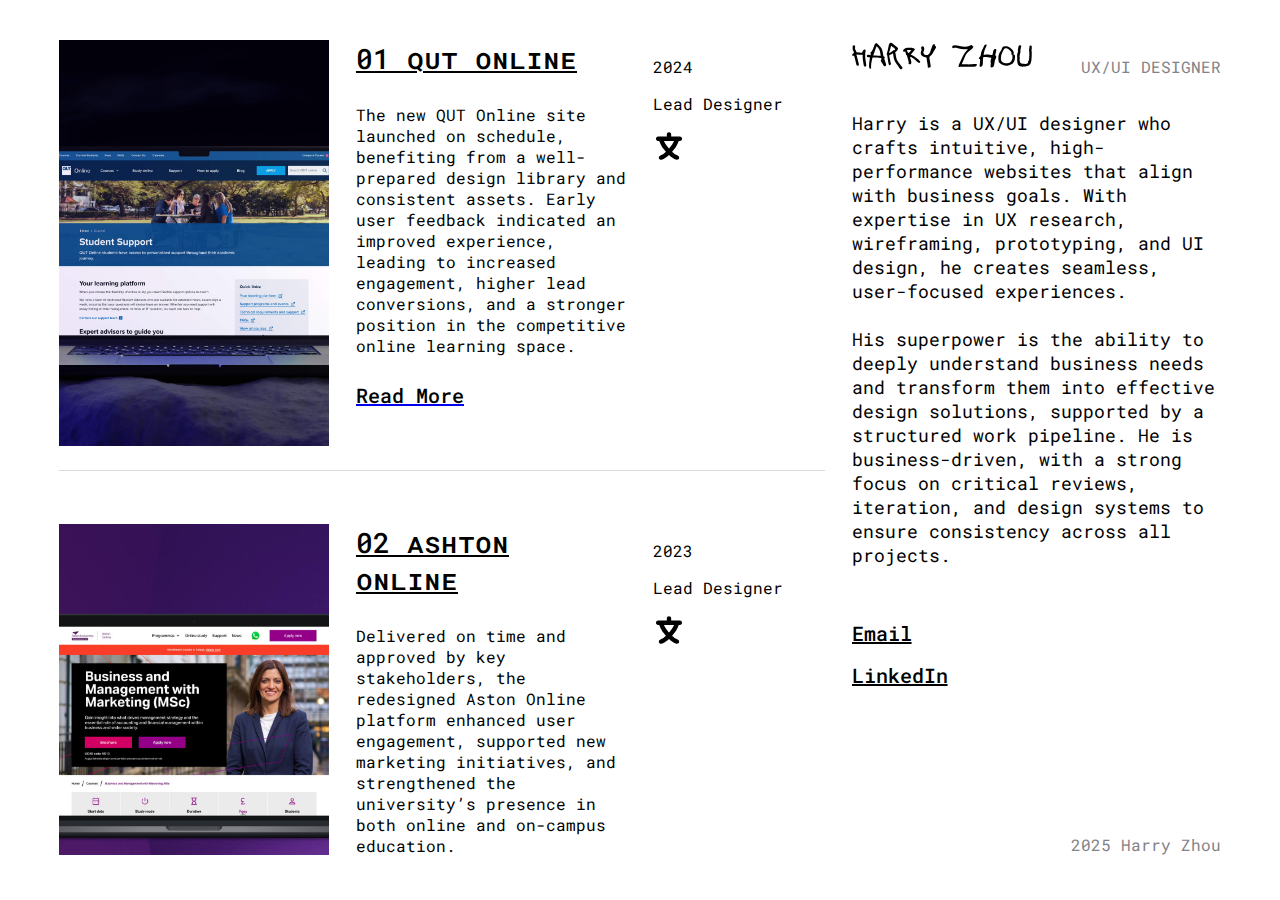
<file: index.html>
<!DOCTYPE html>
<html lang="en">
    <head>
        <meta charset="UTF-8">
        <meta name="viewport" content="width=device-width, initial-scale=1.0">
        <title>Harry Zhou</title>
        <link rel="icon" type="image/jpeg" href="Image/favicons/favicon_regular.jpg">
        <link rel="icon" type="image/jpeg" href="Image/favicons/favicon_dark.jpg" media="(prefers-color-scheme: dark)">
        <link rel="stylesheet" href="styles.css">
        <link rel="preconnect" href="https://fonts.googleapis.com">
        <link rel="preconnect" href="https://fonts.gstatic.com" crossorigin>
        <link href="https://fonts.googleapis.com/css2?family=Albert+Sans:ital,wght@0,100..900;1,100..900&family=Roboto+Mono:ital,wght@0,100..700;1,100..700&display=swap" rel="stylesheet">
    </head>
    <body>
        <div class="grid-container">
            <div class="left">
                <div class="preview_card">
                    <img class="thumbnail" src="Image/qut/qut-thumbnail.jpg">
                    <div class="text_middle">
                        <a href="Projects/qut.html">
                            <p class="title">01 qut online</p>
                        </a>
                        <p class="brief">The new QUT Online site launched on schedule, benefiting from a well-prepared design library and consistent assets. Early user feedback indicated an improved experience, leading to increased engagement, higher lead conversions, and a stronger position in the competitive online learning space.</p>
                        <a href="Projects/qut.html">
                            <p class="button">Read More</p>
                        </a>
                    </div>
                    <div class="text_icon_right">
                        <p>2024</p>
                        <p>Lead Designer</p>
                        <img src="Image/icons/education.svg" width="32px" height="32px" alt="icon_uni">
                    </div>
                </div>
                <div class="preview_card">
                    <img class="thumbnail" src="Image/aol/aol-thumbnail.jpg">
                    <div class="text_middle">
                        <a href="Projects/aol.html">
                            <p class="title">02 ashton online</p>
                        </a>
                        <p class="brief">Delivered on time and approved by key stakeholders, the redesigned Aston Online platform enhanced user engagement, supported new marketing initiatives, and strengthened the university’s presence in both online and on-campus education.</p>
                        <a href="Projects/aol.html">
                            <p class="button">Read More</p>
                        </a>
                    </div>
                    <div class="text_icon_right">
                        <p>2023</p>
                        <p>Lead Designer</p>
                        <img src="Image/icons/education.svg" width="32px" height="32px" alt="icon_uni">
                    </div>
                </div>
                <div class="preview_card">
                    <img class="thumbnail" src="Image/mol/mol-thumbnail.jpg">
                    <div class="text_middle">
                        <a href="Projects/mol.html">
                            <p class="title">03 monash online</p>
                        </a>
                        <p class="brief">The redesigned Monash Online platform introduced a consistent visual design that boosted student registrations and expressions of interest. Improved page layouts also led to higher conversion rates, supported by positive user testing results.</p>
                        <a href="Projects/mol.html">
                            <p class="button">Read More</p>
                        </a>
                    </div>
                    <div class="text_icon_right">
                        <p>2023</p>
                        <p>Lead Designer</p>
                        <img src="Image/icons/education.svg" width="32px" height="32px" alt="icon_uni">
                    </div>
                </div>
                <div class="preview_card">
                    <img class="thumbnail" src="Image/fed/fed-thumbnail.jpg">
                    <div class="text_middle">
                        <a href="Projects/fed.html">
                            <p class="title">04 federation online</p>
                        </a>
                        <p class="brief">The redesign successfully translated Federation University’s updated brand identity into a cohesive online experience. The refreshed platform improved visual consistency and appeal, supported future marketing efforts, and received strong stakeholder approval for its fast and effective delivery.</p>
                        <a href="Projects/fed.html">
                            <p class="button">Read More</p>
                        </a>
                    </div>
                    <div class="text_icon_right">
                        <p>2024</p>
                        <p>UX/UI Designer</p>
                        <img src="Image/icons/education.svg" width="32px" height="32px" alt="icon_uni">
                    </div>
                </div>
                <div class="preview_card">
                    <img class="thumbnail" src="Image/berry-street/berry-street-thumbnail.jpg">
                    <div class="text_middle">
                        <a href="Projects/berrystreet.html">
                            <p class="title">05 berry street</p>
                        </a>
                        <p class="brief">The redesigned fundraising website saw exceptional results, with 400,000 unique visitors and a 45% increase in funds raised. User engagement improved, with a 200% rise in the average number of gifts purchased, while enhanced accessibility widened inclusivity, enabling a broader audience to support vulnerable children.</p>
                        <a href="Projects/berrystreet.html">
                            <p class="button">Read More</p>
                        </a>
                    </div>
                    <div class="text_icon_right">
                        <p>2022</p>
                        <p>UI Designer</p>
                        <img src="Image/icons/nightclub.svg" width="32px" height="32px" alt="icon_uni">
                    </div>
                </div>
                <div class="preview_card">
                    <img class="thumbnail" src="Image/ew/ew-thumbnail.jpg">
                    <div class="text_middle">
                        <a href="Projects/ew.html">
                            <p class="title">06 easy wedding</p>
                        </a>
                        <p class="brief">The redesigned UI launch for Easy Weddings led to a significant increase in leads and conversions, enhancing their industry competitiveness and solidifying their position as a leading wedding planning resource.</p>
                        <a href="Projects/ew.html">
                            <p class="button">Read More</p>
                        </a>
                    </div>
                    <div class="text_icon_right">
                        <p>2022</p>
                        <p>UI Designer</p>
                        <img src="Image/icons/confectionery.svg" width="32px" height="32px" alt="icon_uni">
                    </div>
                </div>
                <div class="preview_card">
                    <img class="thumbnail" src="Image/hello/hello-thumbnail.jpg">
                    <div class="text_middle">
                        <a href="Projects/hello.html">
                            <p class="title">07 hello inspector</p>
                        </a>
                        <p class="brief">The Hello Inspection app added a marketplace feature allowing inspectors to sell reports and manage orders. This led to a 30% increase in new users, fewer complaints, and an improved NPS score of 4.5, enhancing overall user satisfaction and app performance..</p>
                        <a href="Projects/hello.html">
                            <p class="button">Read More</p>
                        </a>
                    </div>
                    <div class="text_icon_right">
                        <p>2021</p>
                        <p>UX/UI Designer</p>
                        <img src="Image/icons/town.svg" width="32px" height="32px" alt="icon_uni">
                    </div>
                </div>
                <div class="preview_card">
                    <img class="thumbnail" src="Image/highlights/highlights-thumbnail.jpg">
                    <div class="text_middle">
                        <a href="Projects/highlights.html">
                            <p class="title">08 design highnlights</p>
                        </a>
                        <p class="brief">Showcasing a selection of my design works and case studies, this portfolio highlights projects ranging from e-commerce webpage design and mobile app interfaces to logo revamps and in-depth UX case studies. Each project reflects my commitment to creating user-focused and visually engaging designs tailored to meet specific goals and challenges.</p>
                        <a href="Projects/highlights.html">
                            <p class="button">Read More</p>
                        </a>
                    </div>
                    <div class="text_icon_right">
                        <p>2020-2023</p>
                        <p>UX/UI Designer</p>
                        <img src="Image/icons/school.svg" width="32px" height="32px" alt="icon_uni">
                    </div>
                </div>
            </div>
            <div class="right">
                <div class="right_wrapper"> 
                    <div class="name_title">
                        <a href="index.html">
                            <img src="Image/name_logo/h.svg" width="180" height="32" alt="name_logo">
                        </a>
                        <p style="color: #828288;">UX/UI DESIGNER</p>
                    </div>
                    <div>
                       <p class="text_intro"> Harry is a UX/UI designer who crafts intuitive, high-performance websites that align with business goals. With expertise in UX research, wireframing, prototyping, and UI design, he creates seamless, user-focused experiences. <br> <br>His superpower is the ability to deeply understand business needs and transform them into effective design solutions, supported by a structured work pipeline. He is business-driven, with a strong focus on critical reviews, iteration, and design systems to ensure consistency across all projects. 
                        </p>
                    </div>
                    <div class="button_group">
                        <a href="javascript:void(0);" class="button" id="emailButton">Email</a>
                        <p id="emailAddress" style="display: none; color: #828282; font-size: 22px;">h4zhou@gmail.com</p>
                        <a href="https://www.linkedin.com/in/h4rryzhou" target="_blank" rel="noopener noreferrer" class="button">LinkedIn</a>
                    </div>
                </div>
                <footer>
                    <p>2025 Harry Zhou</p>
                </footer>
            </div>
          </div>
        </div>
        <script>
            document.getElementById('emailButton').addEventListener('click', function() {
                var emailElement = document.getElementById('emailAddress');
                if (emailElement.style.display === 'none') {
                    emailElement.style.display = 'block';
                } else {
                    emailElement.style.display = 'none';
                }
            });
        </script>
    </body> 
</html>
</file>
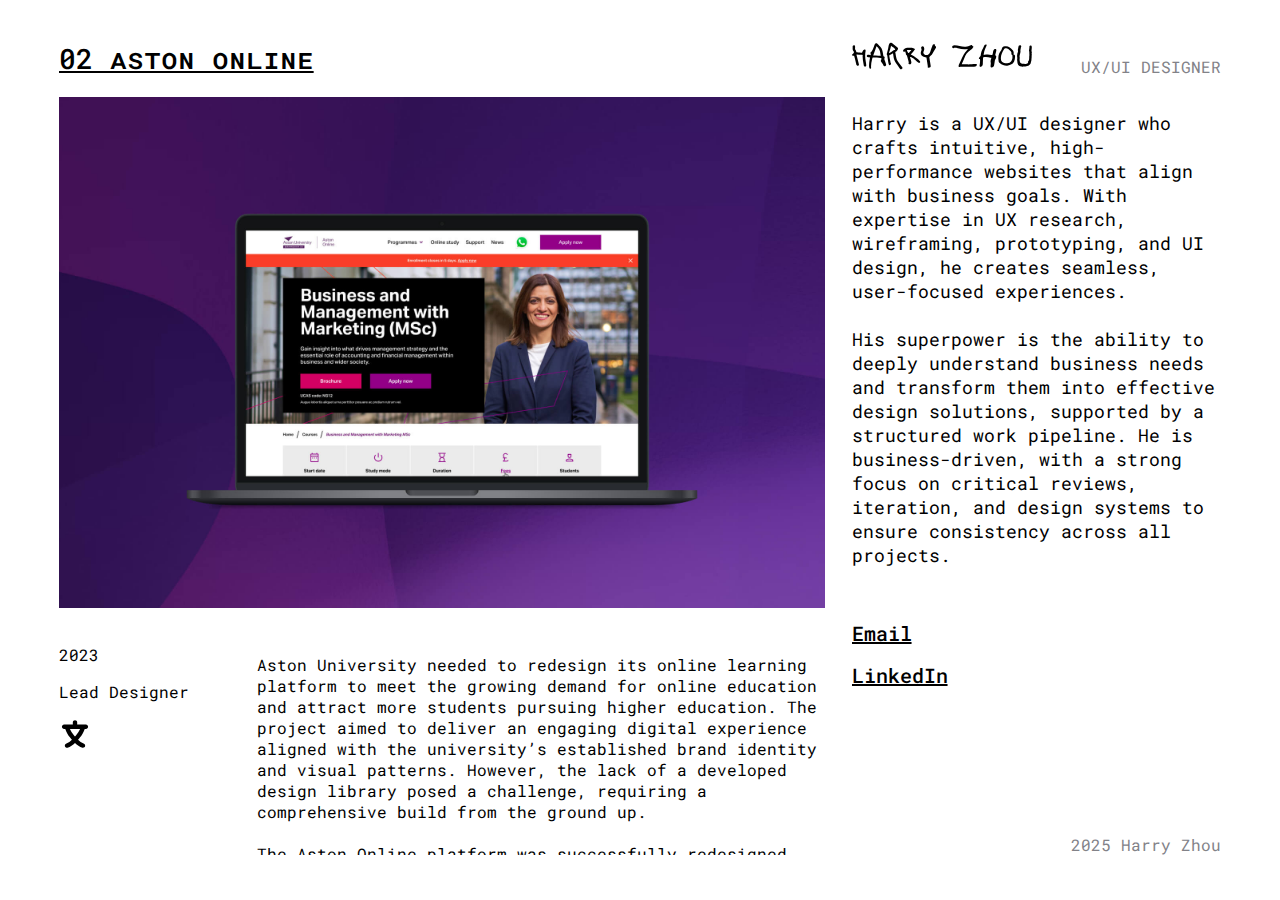
<file: Projects/aol.html>
<!DOCTYPE html>
<html lang="en">
    <head>
    <meta charset="UTF-8">
    <meta name="viewport" content="width=device-width, initial-scale=1.0">
    <title>Harry Zhou</title>
    <link rel="icon" type="image/jpeg" href="../Image/favicons/favicon_regular.jpg">
    <link rel="icon" type="image/jpeg" href="../Image/favicons/favicon_dark.jpg" media="(prefers-color-scheme: dark)">
    <link rel="stylesheet" href="/styles.css">
    <link href="https://fonts.googleapis.com/css2?family=Albert+Sans:ital,wght@0,100..900;1,100..900&family=Roboto+Mono:ital,wght@0,100..700;1,100..700&display=swap" rel="stylesheet">
    </head>
    <body>
    <div class="grid-container">
        <div class="left">
            <div class="project_detail">
                <div class="title_frame">
                    <p class="title">02 aston online</p>
                </div>
                <div class="large_project_image_container">
                    <img src="../Image/aol/aol-thumbnail.jpg" class="large_project_image fade-slide active" alt="Project Slide 1">
                    <img src="../Image/aol/aol-01.jpg" class="large_project_image fade-slide" alt="Project Slide 2">
                </div>
                <div class="detail_text_icon">
                    <div class="project_icon">
                        <p>2023</p>
                        <p>Lead Designer</p>
                        <img src="../Image/icons/education.svg" width="32" height="32" alt="icon_uni">
                    </div>
                    <div class="brief_frame">
                        <p class="brief">Aston University needed to redesign its online learning platform to meet the growing demand for online education and attract more students pursuing higher education. The project aimed to deliver an engaging digital experience aligned with the university’s established brand identity and visual patterns. However, the lack of a developed design library posed a challenge, requiring a comprehensive build from the ground up. <br><br> The Aston Online platform was successfully redesigned and launched on schedule, aligning with stakeholder expectations and receiving full approval from the UK-based design team. The refreshed design opened up new opportunities for targeted marketing, improved user engagement, and increased conversion rates—strengthening Aston University’s presence across both its on-campus and online education offerings. </p>
                    </div>
                </div>
                <div class="gallery">
                    <img src="../Image/aol/aol-01.jpg" class="gallery-image" alt="Gallery Image 1">
                    <img src="../Image/aol/aol-02.jpg" class="gallery-image" alt="Gallery Image 2">
                    <img src="../Image/aol/aol-03.jpg" class="gallery-image" alt="Gallery Image 3">
                    <img src="../Image/aol/aol-04.jpg" class="gallery-image" alt="Gallery Image 4">
                    <img src="../Image/aol/aol-05.jpg" class="gallery-image" alt="Gallery Image 5">
                    <img src="../Image/aol/aol-06.jpg" class="gallery-image" alt="Gallery Image 6">
                    <img src="../Image/aol/aol-07.jpg" class="gallery-image" alt="Gallery Image 7">
                    <img src="../Image/aol/aol-08.jpg" class="gallery-image" alt="Gallery Image 8">
                    <img src="../Image/aol/aol-09.jpg" class="gallery-image" alt="Gallery Image 9">
                    <img src="../Image/aol/aol-10.jpg" class="gallery-image" alt="Gallery Image 10">
                </div>
                <div class="cta">
                    <a href="../index.html" class="button">INDEX</a>
                    <a href="mol.html" class="button">NEXT <img src="../Image/icons/arrow.svg" alt="next arrow" width="16" height="16"></a>
                </div>
            </div>
        </div>
        <div class="right">
            <div class="right_wrapper"> 
                <div class="name_title">
                    <a href="../index.html">
                        <img src="../Image/name_logo/h.svg" width="180" height="32" alt="name_logo">
                    </a>
                    <p style="color: #828288;">UX/UI DESIGNER</p>
                </div>
                <p class="text_intro">
                    Harry is a UX/UI designer who crafts intuitive, high-performance websites that align with business goals. With expertise in UX research, wireframing, prototyping, and UI design, he creates seamless, user-focused experiences. <br><br> His superpower is the ability to deeply understand business needs and transform them into effective design solutions, supported by a structured work pipeline. He is business-driven, with a strong focus on critical reviews, iteration, and design systems to ensure consistency across all projects.
                </p>
                <div class="button_group">
                    <a href="javascript:void(0);" class="button" id="emailButton">Email</a>
                    <p id="emailAddress" style="display: none; color: #828282; font-size: 22px;">h4zhou@gmail.com</p>
                    <a href="https://www.linkedin.com/in/h4rryzhou" target="_blank" rel="noopener noreferrer" class="button">LinkedIn</a>
                </div>
            </div>
            <footer>
                <p>2025 Harry Zhou</p>
            </footer>
        </div>
    </div>

    <script>
        document.getElementById('emailButton').addEventListener('click', function() {
            var emailElement = document.getElementById('emailAddress');
            emailElement.style.display = (emailElement.style.display === 'none') ? 'block' : 'none';
        });

        const slides = document.querySelectorAll('.fade-slide');
        let current = 0;
        setInterval(() => {
            slides[current].classList.remove('active');
            current = (current + 1) % slides.length;
            slides[current].classList.add('active');
        }, 4000);
    </script>
    </body>
</html>
</file>
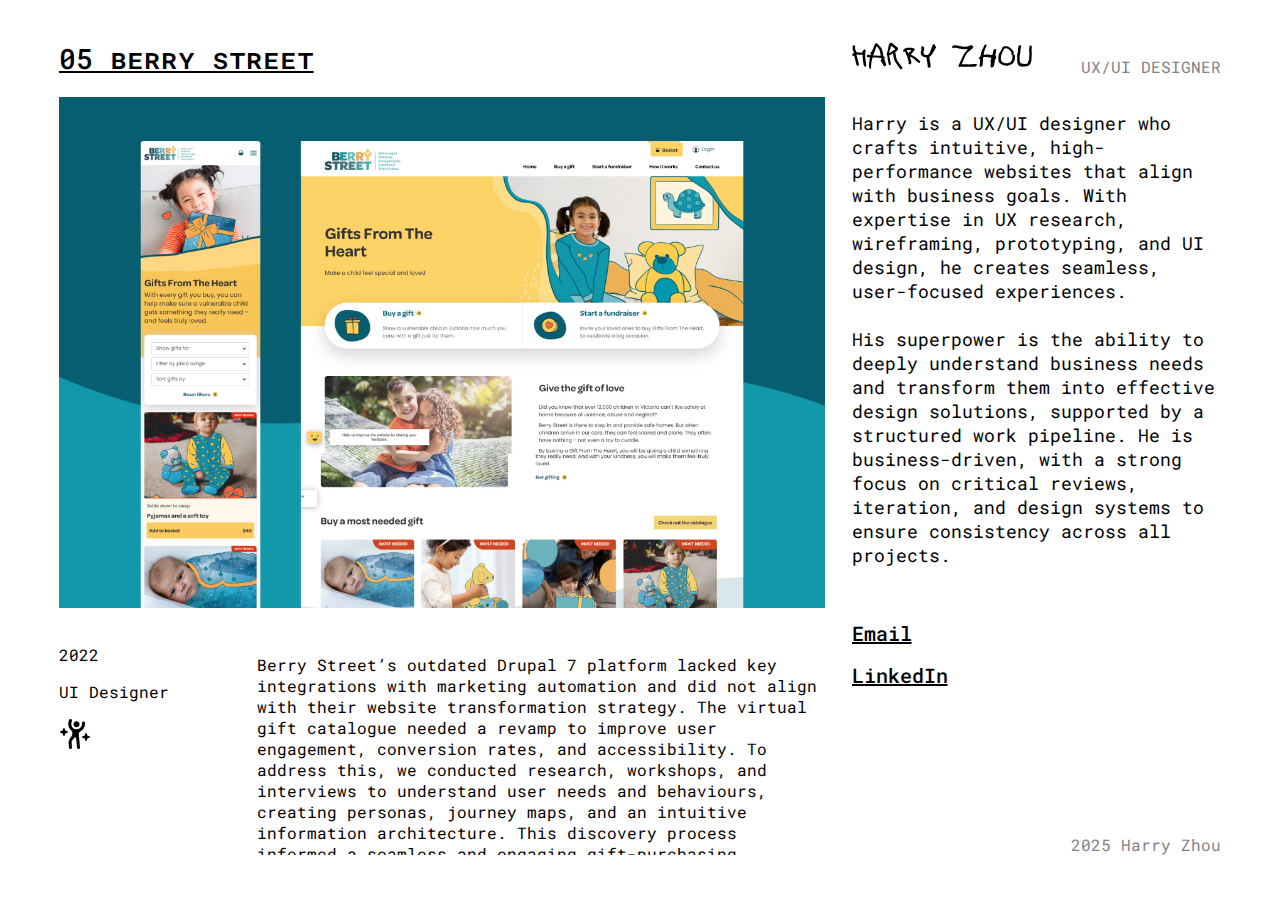
<file: Projects/berrystreet.html>
<!DOCTYPE html>
<html lang="en">
    <head>
    <meta charset="UTF-8">
    <meta name="viewport" content="width=device-width, initial-scale=1.0">
    <title>Harry Zhou</title>
    <link rel="icon" type="image/jpeg" href="../Image/favicons/favicon_regular.jpg">
    <link rel="icon" type="image/jpeg" href="../Image/favicons/favicon_dark.jpg" media="(prefers-color-scheme: dark)">
    <link rel="stylesheet" href="/styles.css">
    <link href="https://fonts.googleapis.com/css2?family=Albert+Sans:ital,wght@0,100..900;1,100..900&family=Roboto+Mono:ital,wght@0,100..700;1,100..700&display=swap" rel="stylesheet">
    </head>
    <body>
    <div class="grid-container">
        <div class="left">
            <div class="project_detail">
                <div class="title_frame">
                    <p class="title">05 berry street</p>
                </div>
                <div class="large_project_image_container">
                    <img src="../Image/berry-street/berry-street-thumbnail.jpg" class="large_project_image fade-slide active" alt="Project Slide 1">
                    <img src="../Image/berry-street/berry-street-01.jpg" class="large_project_image fade-slide" alt="Project Slide 2">
                </div>
                <div class="detail_text_icon">
                    <div class="project_icon">
                        <p>2022</p>
                        <p>UI Designer</p>
                        <img src="../Image/icons/nightclub.svg" width="32" height="32" alt="icon_uni">
                    </div>
                    <div class="brief_frame">
                        <p class="brief">Berry Street’s outdated Drupal 7 platform lacked key integrations with marketing automation and did not align with their website transformation strategy. The virtual gift catalogue needed a revamp to improve user engagement, conversion rates, and accessibility. To address this, we conducted research, workshops, and interviews to understand user needs and behaviours, creating personas, journey maps, and an intuitive information architecture. This discovery process informed a seamless and engaging gift-purchasing experience, encouraging donors to purchase multiple gifts and optimising the site for accessibility and conversion. <br><br> Berry Street’s outdated Drupal 7 platform lacked key integrations with marketing automation and did not align with their website transformation strategy. The virtual gift catalogue needed a revamp to improve user engagement, conversion rates, and accessibility. To address this, we conducted research, workshops, and interviews to understand user needs and behaviours, creating personas, journey maps, and an intuitive information architecture. This discovery process informed a seamless and engaging gift-purchasing experience, encouraging donors to purchase multiple gifts and optimising the site for accessibility and conversion. <br><br> *Not-for-profit winner at the Australian Web Awards.</p>
                    </div>
                </div>
                <div class="gallery">
                    <img src="../Image/berry-street/berry-street-01.jpg" class="gallery-image" alt="Gallery Image 1">
                    <img src="../Image/berry-street/berry-street-02.jpg" class="gallery-image" alt="Gallery Image 2">
                    <img src="../Image/berry-street/berry-street-03.jpg" class="gallery-image" alt="Gallery Image 3">
                </div>
                <div class="cta">
                    <a href="../index.html" class="button">INDEX</a>
                    <a href="ew.html" class="button">NEXT <img src="../Image/icons/arrow.svg" alt="next arrow" width="16" height="16"></a>
                </div>
            </div>
        </div>
        <div class="right">
            <div class="right_wrapper"> 
                <div class="name_title">
                    <a href="../index.html">
                        <img src="../Image/name_logo/h.svg" width="180" height="32" alt="name_logo">
                    </a>
                    <p style="color: #828288;">UX/UI DESIGNER</p>
                </div>
                <p class="text_intro">
                    Harry is a UX/UI designer who crafts intuitive, high-performance websites that align with business goals. With expertise in UX research, wireframing, prototyping, and UI design, he creates seamless, user-focused experiences. <br><br> His superpower is the ability to deeply understand business needs and transform them into effective design solutions, supported by a structured work pipeline. He is business-driven, with a strong focus on critical reviews, iteration, and design systems to ensure consistency across all projects.
                </p>
                <div class="button_group">
                    <a href="javascript:void(0);" class="button" id="emailButton">Email</a>
                    <p id="emailAddress" style="display: none; color: #828282; font-size: 22px;">h4zhou@gmail.com</p>
                    <a href="https://www.linkedin.com/in/h4rryzhou" target="_blank" rel="noopener noreferrer" class="button">LinkedIn</a>
                </div>
            </div>
            <footer>
                <p>2025 Harry Zhou</p>
            </footer>
        </div>
    </div>

    <script>
        document.getElementById('emailButton').addEventListener('click', function() {
            var emailElement = document.getElementById('emailAddress');
            emailElement.style.display = (emailElement.style.display === 'none') ? 'block' : 'none';
        });

        const slides = document.querySelectorAll('.fade-slide');
        let current = 0;
        setInterval(() => {
            slides[current].classList.remove('active');
            current = (current + 1) % slides.length;
            slides[current].classList.add('active');
        }, 4000);
    </script>
    </body>
</html>
</file>
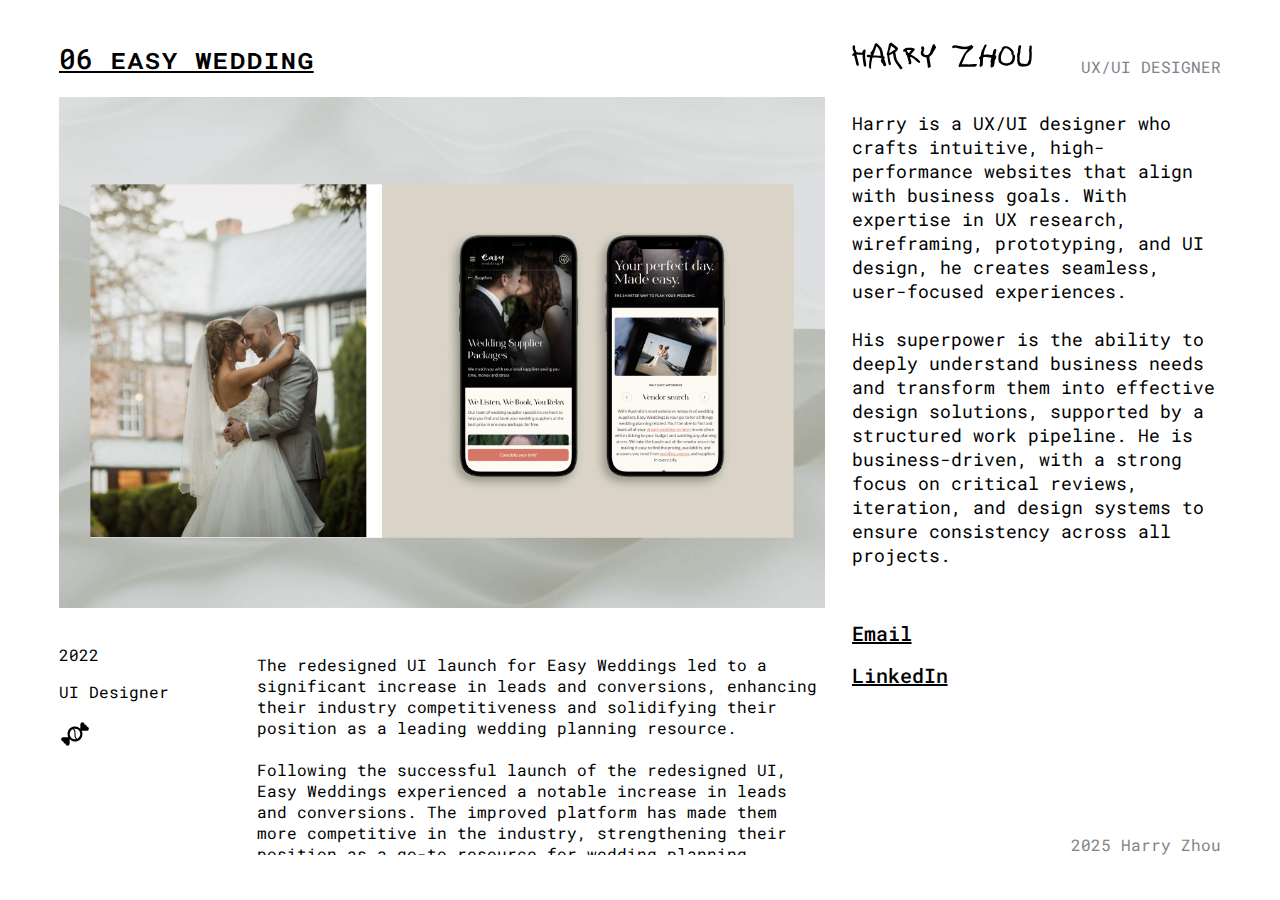
<file: Projects/ew.html>
<!DOCTYPE html>
<html lang="en">
    <head>
    <meta charset="UTF-8">
    <meta name="viewport" content="width=device-width, initial-scale=1.0">
    <title>Harry Zhou</title>
    <link rel="icon" type="image/jpeg" href="../Image/favicons/favicon_regular.jpg">
    <link rel="icon" type="image/jpeg" href="../Image/favicons/favicon_dark.jpg" media="(prefers-color-scheme: dark)">
    <link rel="stylesheet" href="/styles.css">
    <link href="https://fonts.googleapis.com/css2?family=Albert+Sans:ital,wght@0,100..900;1,100..900&family=Roboto+Mono:ital,wght@0,100..700;1,100..700&display=swap" rel="stylesheet">
    </head>
    <body>
    <div class="grid-container">
        <div class="left">
            <div class="project_detail">
                <div class="title_frame">
                    <p class="title">06 easy wedding</p>
                </div>
                <div class="large_project_image_container">
                    <img src="../Image/ew/ew-thumbnail.jpg" class="large_project_image fade-slide active" alt="Project Slide 1">
                    <img src="../Image/ew/ew-01.jpg" class="large_project_image fade-slide" alt="Project Slide 2">
                </div>
                <div class="detail_text_icon">
                    <div class="project_icon">
                        <p>2022</p>
                        <p>UI Designer</p>
                        <img src="../Image/icons/confectionery.svg" width="32" height="32" alt="icon_uni">
                    </div>
                    <div class="brief_frame">
                        <p class="brief">The redesigned UI launch for Easy Weddings led to a significant increase in leads and conversions, enhancing their industry competitiveness and solidifying their position as a leading wedding planning resource. <br><br> Following the successful launch of the redesigned UI, Easy Weddings experienced a notable increase in leads and conversions. The improved platform has made them more competitive in the industry, strengthening their position as a go-to resource for wedding planning.</p>
                    </div>
                </div>
                <div class="gallery">
                    <img src="../Image/ew/ew-01.jpg" class="gallery-image" alt="Gallery Image 1">
                    <img src="../Image/ew/ew-02.jpg" class="gallery-image" alt="Gallery Image 2">
                </div>
                <div class="cta">
                    <a href="../index.html" class="button">INDEX</a>
                    <a href="hello.html" class="button">NEXT <img src="../Image/icons/arrow.svg" alt="next arrow" width="16" height="16"></a>
                </div>
            </div>
        </div>
        <div class="right">
            <div class="right_wrapper"> 
                <div class="name_title">
                    <a href="../index.html">
                        <img src="../Image/name_logo/h.svg" width="180" height="32" alt="name_logo">
                    </a>
                    <p style="color: #828288;">UX/UI DESIGNER</p>
                </div>
                <p class="text_intro">
                    Harry is a UX/UI designer who crafts intuitive, high-performance websites that align with business goals. With expertise in UX research, wireframing, prototyping, and UI design, he creates seamless, user-focused experiences. <br><br> His superpower is the ability to deeply understand business needs and transform them into effective design solutions, supported by a structured work pipeline. He is business-driven, with a strong focus on critical reviews, iteration, and design systems to ensure consistency across all projects.
                </p>
                <div class="button_group">
                    <a href="javascript:void(0);" class="button" id="emailButton">Email</a>
                    <p id="emailAddress" style="display: none; color: #828282; font-size: 22px;">h4zhou@gmail.com</p>
                    <a href="https://www.linkedin.com/in/h4rryzhou" target="_blank" rel="noopener noreferrer" class="button">LinkedIn</a>
                </div>
            </div>
            <footer>
                <p>2025 Harry Zhou</p>
            </footer>
        </div>
    </div>

    <script>
        document.getElementById('emailButton').addEventListener('click', function() {
            var emailElement = document.getElementById('emailAddress');
            emailElement.style.display = (emailElement.style.display === 'none') ? 'block' : 'none';
        });

        const slides = document.querySelectorAll('.fade-slide');
        let current = 0;
        setInterval(() => {
            slides[current].classList.remove('active');
            current = (current + 1) % slides.length;
            slides[current].classList.add('active');
        }, 4000);
    </script>
    </body>
</html>
</file>
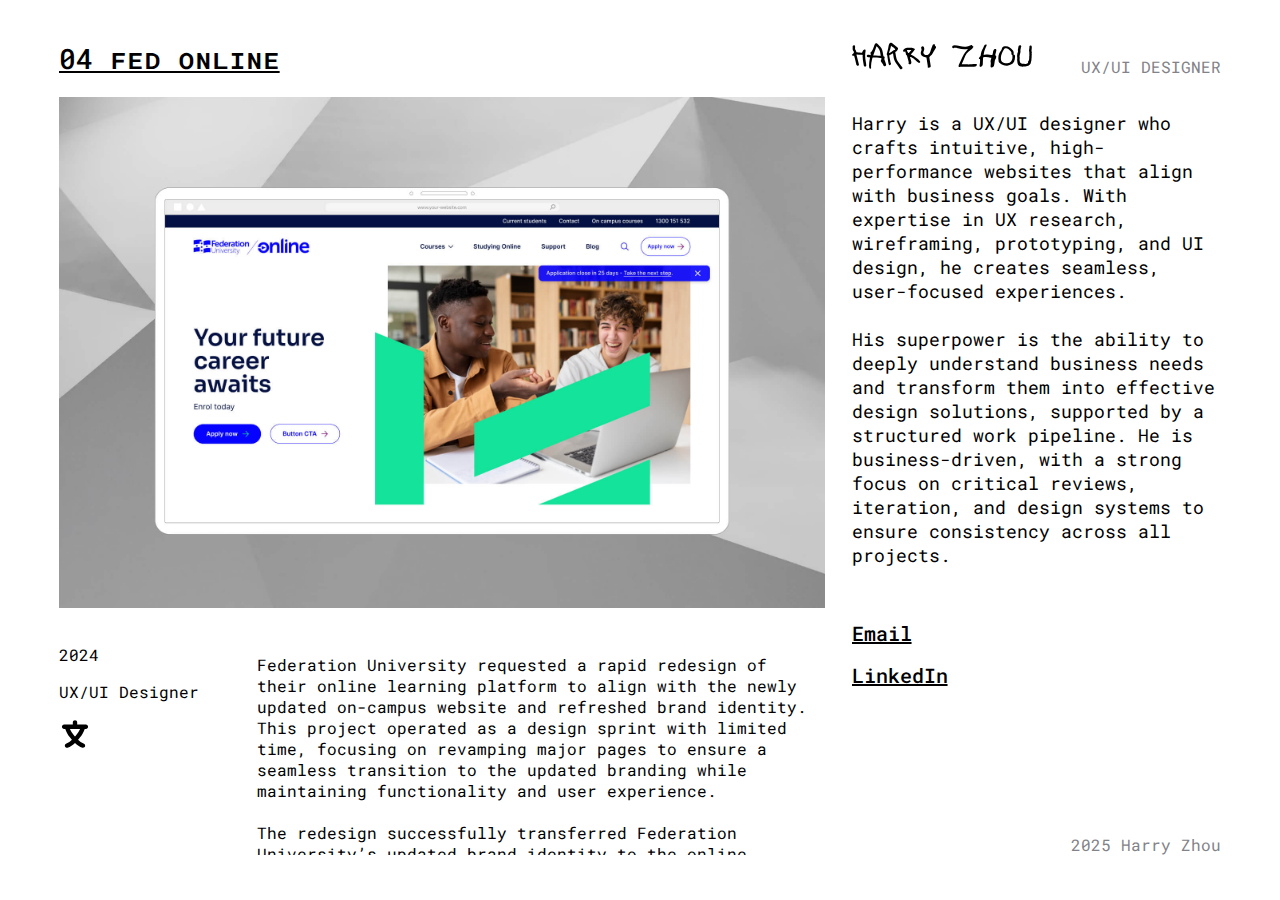
<file: Projects/fed.html>
<!DOCTYPE html>
<html lang="en">
    <head>
    <meta charset="UTF-8">
    <meta name="viewport" content="width=device-width, initial-scale=1.0">
    <title>Harry Zhou</title>
    <link rel="icon" type="image/jpeg" href="../Image/favicons/favicon_regular.jpg">
    <link rel="icon" type="image/jpeg" href="../Image/favicons/favicon_dark.jpg" media="(prefers-color-scheme: dark)">
    <link rel="stylesheet" href="/styles.css">
    <link href="https://fonts.googleapis.com/css2?family=Albert+Sans:ital,wght@0,100..900;1,100..900&family=Roboto+Mono:ital,wght@0,100..700;1,100..700&display=swap" rel="stylesheet">
    </head>
    <body>
    <div class="grid-container">
        <div class="left">
            <div class="project_detail">
                <div class="title_frame">
                    <p class="title">04 fed online</p>
                </div>
                <div class="large_project_image_container">
                    <img src="../Image/fed/fed-thumbnail.jpg" class="large_project_image fade-slide active" alt="Project Slide 1">
                    <img src="../Image/fed/fed-01.jpg" class="large_project_image fade-slide" alt="Project Slide 2">
                </div>
                <div class="detail_text_icon">
                    <div class="project_icon">
                        <p>2024</p>
                        <p>UX/UI Designer</p>
                        <img src="../Image/icons/education.svg" width="32" height="32" alt="icon_uni">
                    </div>
                    <div class="brief_frame">
                        <p class="brief">Federation University requested a rapid redesign of their online learning platform to align with the newly updated on-campus website and refreshed brand identity. This project operated as a design sprint with limited time, focusing on revamping major pages to ensure a seamless transition to the updated branding while maintaining functionality and user experience. <br><br> The redesign successfully transferred Federation University’s updated brand identity to the online platform. The refreshed designs not only ensured visual consistency across all touchpoints but also enhanced the platform’s appeal to prospective students and its effectiveness in supporting future marketing campaigns. Stakeholders were highly satisfied with the quick turnaround and impactful results, marking the project as a significant achievement for the Federation team.</p>
                    </div>
                </div>
                <div class="gallery">
                    <img src="../Image/fed/fed-01.jpg" class="gallery-image" alt="Gallery Image 1">
                    <img src="../Image/fed/fed-02.jpg" class="gallery-image" alt="Gallery Image 2">
                    <img src="../Image/fed/fed-03.jpg" class="gallery-image" alt="Gallery Image 3">
                    <img src="../Image/fed/fed-04.jpg" class="gallery-image" alt="Gallery Image 4">
                    <img src="../Image/fed/fed-05.jpg" class="gallery-image" alt="Gallery Image 5">
                    <img src="../Image/fed/fed-06.jpg" class="gallery-image" alt="Gallery Image 6">
                    <img src="../Image/fed/fed-07.jpg" class="gallery-image" alt="Gallery Image 7">
                    <img src="../Image/fed/fed-08.jpg" class="gallery-image" alt="Gallery Image 8">
                    <img src="../Image/fed/fed-09.jpg" class="gallery-image" alt="Gallery Image 9">
                </div>
                <div class="cta">
                    <a href="../index.html" class="button">INDEX</a>
                    <a href="berrystreet.html" class="button">NEXT <img src="../Image/icons/arrow.svg" alt="next arrow" width="16" height="16"></a>
                </div>
            </div>
        </div>
        <div class="right">
            <div class="right_wrapper"> 
                <div class="name_title">
                    <a href="../index.html">
                        <img src="../Image/name_logo/h.svg" width="180" height="32" alt="name_logo">
                    </a>
                    <p style="color: #828288;">UX/UI DESIGNER</p>
                </div>
                <p class="text_intro">
                    Harry is a UX/UI designer who crafts intuitive, high-performance websites that align with business goals. With expertise in UX research, wireframing, prototyping, and UI design, he creates seamless, user-focused experiences. <br><br> His superpower is the ability to deeply understand business needs and transform them into effective design solutions, supported by a structured work pipeline. He is business-driven, with a strong focus on critical reviews, iteration, and design systems to ensure consistency across all projects.
                </p>
                <div class="button_group">
                    <a href="javascript:void(0);" class="button" id="emailButton">Email</a>
                    <p id="emailAddress" style="display: none; color: #828282; font-size: 22px;">h4zhou@gmail.com</p>
                    <a href="https://www.linkedin.com/in/h4rryzhou" target="_blank" rel="noopener noreferrer" class="button">LinkedIn</a>
                </div>
            </div>
            <footer>
                <p>2025 Harry Zhou</p>
            </footer>
        </div>
    </div>

    <script>
        document.getElementById('emailButton').addEventListener('click', function() {
            var emailElement = document.getElementById('emailAddress');
            emailElement.style.display = (emailElement.style.display === 'none') ? 'block' : 'none';
        });

        const slides = document.querySelectorAll('.fade-slide');
        let current = 0;
        setInterval(() => {
            slides[current].classList.remove('active');
            current = (current + 1) % slides.length;
            slides[current].classList.add('active');
        }, 4000);
    </script>
    </body>
</html>
</file>
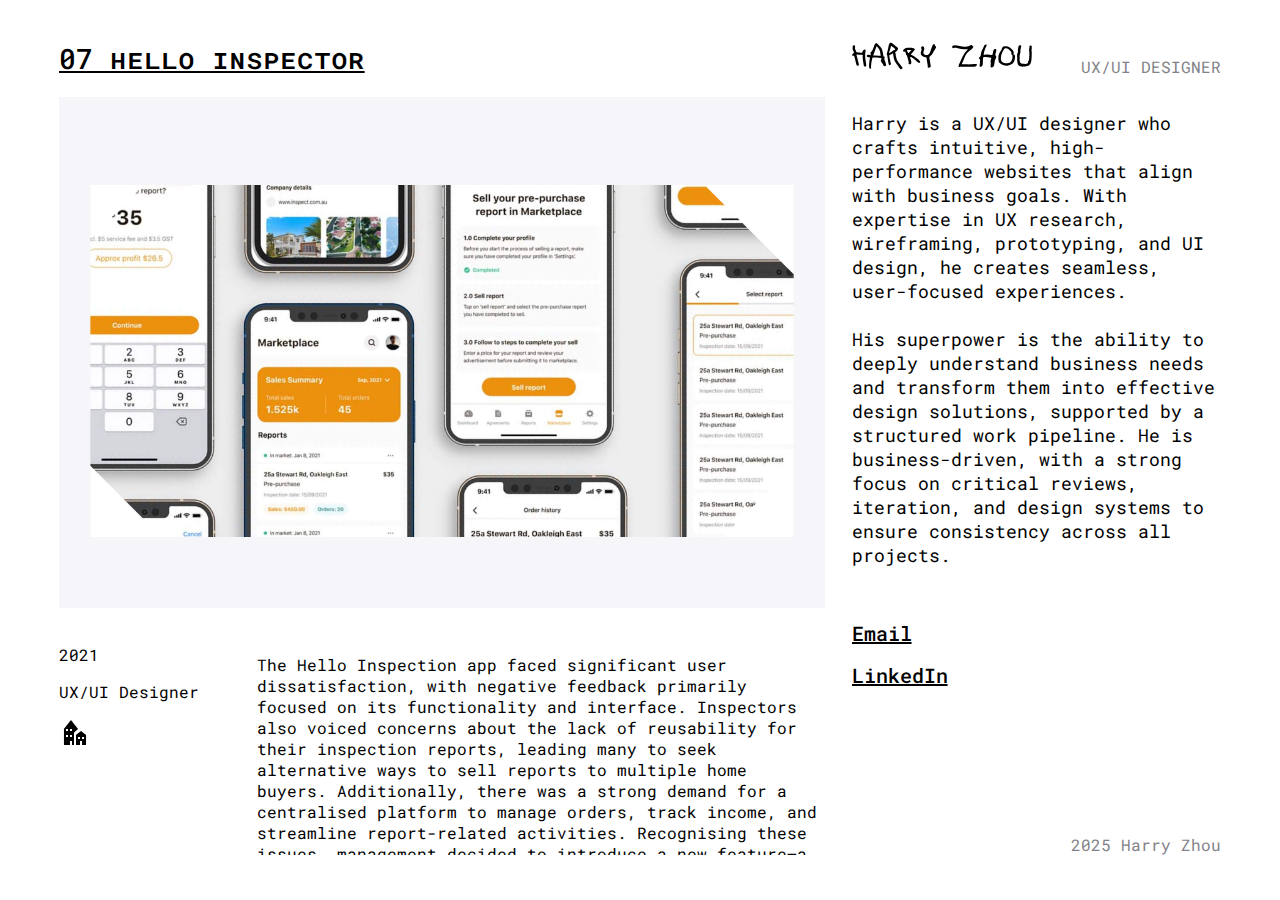
<file: Projects/hello.html>
<!DOCTYPE html>
<html lang="en">
    <head>
    <meta charset="UTF-8">
    <meta name="viewport" content="width=device-width, initial-scale=1.0">
    <title>Harry Zhou</title>
    <link rel="icon" type="image/jpeg" href="../Image/favicons/favicon_regular.jpg">
    <link rel="icon" type="image/jpeg" href="../Image/favicons/favicon_dark.jpg" media="(prefers-color-scheme: dark)">
    <link rel="stylesheet" href="/styles.css">
    <link href="https://fonts.googleapis.com/css2?family=Albert+Sans:ital,wght@0,100..900;1,100..900&family=Roboto+Mono:ital,wght@0,100..700;1,100..700&display=swap" rel="stylesheet">
    </head>
    <body>
    <div class="grid-container">
        <div class="left">
            <div class="project_detail">
                <div class="title_frame">
                    <p class="title">07 hello inspector</p>
                </div>
                <div class="large_project_image_container">
                    <img src="../Image/hello/hello-thumbnail.jpg" class="large_project_image fade-slide active" alt="Project Slide 1">
                    <img src="../Image/hello/hello-01.jpg" class="large_project_image fade-slide" alt="Project Slide 2">
                </div>
                <div class="detail_text_icon">
                    <div class="project_icon">
                        <p>2021</p>
                        <p>UX/UI Designer</p>
                        <img src="../Image/icons/town.svg" width="32" height="32" alt="icon_uni">
                    </div>
                    <div class="brief_frame">
                        <p class="brief">The Hello Inspection app faced significant user dissatisfaction, with negative feedback primarily focused on its functionality and interface. Inspectors also voiced concerns about the lack of reusability for their inspection reports, leading many to seek alternative ways to sell reports to multiple home buyers. Additionally, there was a strong demand for a centralised platform to manage orders, track income, and streamline report-related activities. Recognising these issues, management decided to introduce a new feature—a marketplace for inspectors to sell their reports and efficiently handle orders and finances. <br><br> The introduction of the marketplace brought noticeable improvements. The number of new users increased by 30%, with most engaging with the marketplace feature. Complaints about the app significantly dropped, and the drop-off rate decreased from 20% to 11%. Additionally, user satisfaction, as measured by NPS scores, saw an increase from 4.1 to 4.5. These results highlight the success of the marketplace in addressing user concerns and improving the app’s overall functionality and appeal.</p>
                    </div>
                </div>
                <div class="gallery">
                    <img src="../Image/hello/hello-01.jpg" class="gallery-image" alt="Gallery Image 1">
                    <img src="../Image/hello/hello-02.jpg" class="gallery-image" alt="Gallery Image 2">
                </div>
                <div class="cta">
                    <a href="../index.html" class="button">INDEX</a>
                    <a href="highlights.html" class="button">NEXT <img src="../Image/icons/arrow.svg" alt="next arrow" width="16" height="16"></a>
                </div>
            </div>
        </div>
        <div class="right">
            <div class="right_wrapper"> 
                <div class="name_title">
                    <a href="../index.html">
                        <img src="../Image/name_logo/h.svg" width="180" height="32" alt="name_logo">
                    </a>
                    <p style="color: #828288;">UX/UI DESIGNER</p>
                </div>
                <p class="text_intro">
                    Harry is a UX/UI designer who crafts intuitive, high-performance websites that align with business goals. With expertise in UX research, wireframing, prototyping, and UI design, he creates seamless, user-focused experiences. <br><br> His superpower is the ability to deeply understand business needs and transform them into effective design solutions, supported by a structured work pipeline. He is business-driven, with a strong focus on critical reviews, iteration, and design systems to ensure consistency across all projects.
                </p>
                <div class="button_group">
                    <a href="javascript:void(0);" class="button" id="emailButton">Email</a>
                    <p id="emailAddress" style="display: none; color: #828282; font-size: 22px;">h4zhou@gmail.com</p>
                    <a href="https://www.linkedin.com/in/h4rryzhou" target="_blank" rel="noopener noreferrer" class="button">LinkedIn</a>
                </div>
            </div>
            <footer>
                <p>2025 Harry Zhou</p>
            </footer>
        </div>
    </div>

    <script>
        document.getElementById('emailButton').addEventListener('click', function() {
            var emailElement = document.getElementById('emailAddress');
            emailElement.style.display = (emailElement.style.display === 'none') ? 'block' : 'none';
        });

        const slides = document.querySelectorAll('.fade-slide');
        let current = 0;
        setInterval(() => {
            slides[current].classList.remove('active');
            current = (current + 1) % slides.length;
            slides[current].classList.add('active');
        }, 4000);
    </script>
    </body>
</html>
</file>
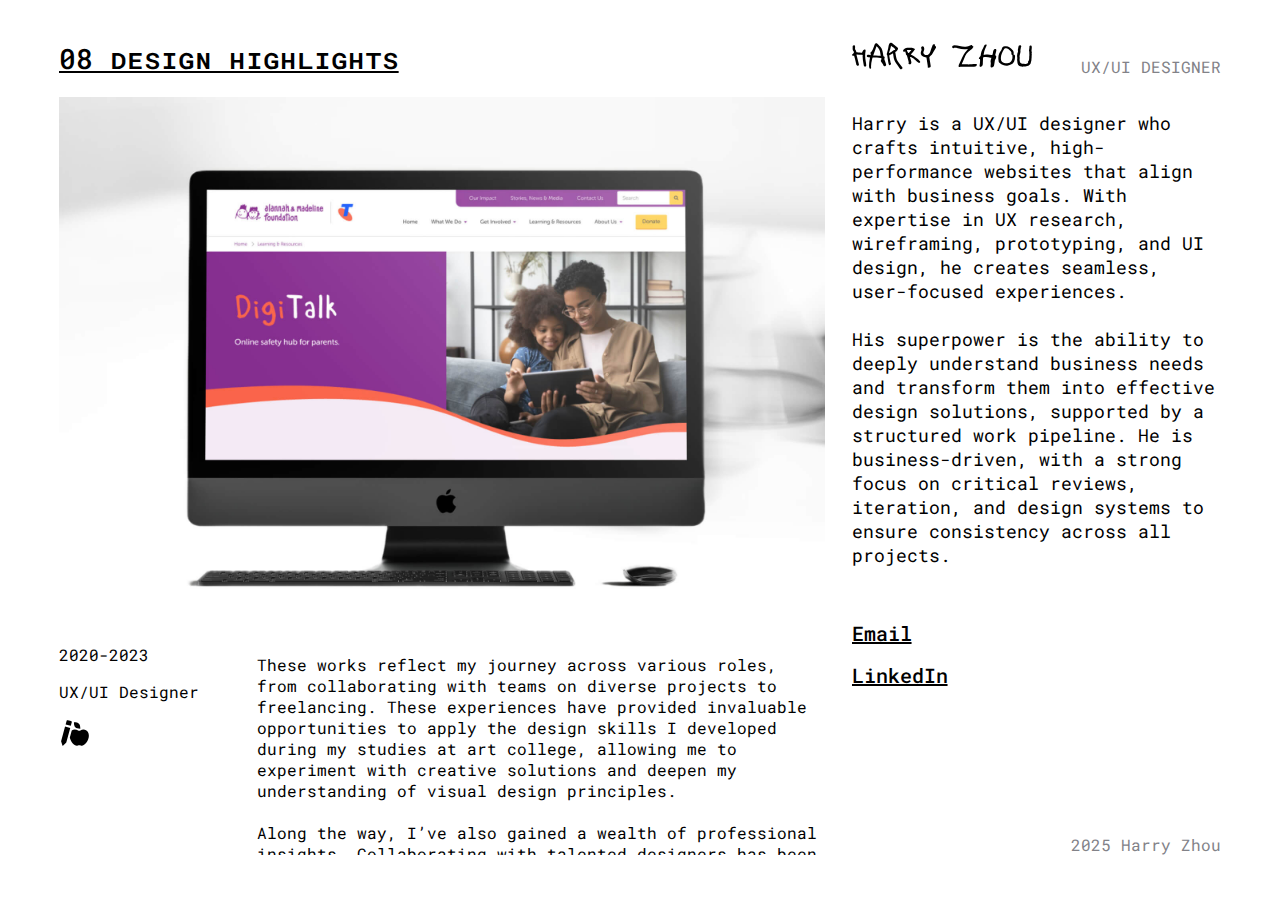
<file: Projects/highlights.html>
<!DOCTYPE html>
<html lang="en">
    <head>
    <meta charset="UTF-8">
    <meta name="viewport" content="width=device-width, initial-scale=1.0">
    <title>Harry Zhou</title>
    <link rel="icon" type="image/jpeg" href="../Image/favicons/favicon_regular.jpg">
    <link rel="icon" type="image/jpeg" href="../Image/favicons/favicon_dark.jpg" media="(prefers-color-scheme: dark)">
    <link rel="stylesheet" href="/styles.css">
    <link href="https://fonts.googleapis.com/css2?family=Albert+Sans:ital,wght@0,100..900;1,100..900&family=Roboto+Mono:ital,wght@0,100..700;1,100..700&display=swap" rel="stylesheet">
    </head>
    <body>
    <div class="grid-container">
        <div class="left">
            <div class="project_detail">
                <div class="title_frame">
                    <p class="title">08 design highlights</p>
                </div>
                <div class="large_project_image_container">
                    <img src="../Image/highlights/highlights-thumbnail.jpg" class="large_project_image fade-slide active" alt="Project Slide 1">
                    <img src="../Image/highlights/ms-01.jpg" class="large_project_image fade-slide" alt="Project Slide 2">
                </div>
                <div class="detail_text_icon">
                    <div class="project_icon">
                        <p>2020-2023</p>
                        <p>UX/UI Designer</p>
                        <img src="../Image/icons/school.svg" width="32" height="32" alt="icon_uni">
                    </div>
                    <div class="brief_frame">
                        <p class="brief">These works reflect my journey across various roles, from collaborating with teams on diverse projects to freelancing. These experiences have provided invaluable opportunities to apply the design skills I developed during my studies at art college, allowing me to experiment with creative solutions and deepen my understanding of visual design principles. <br><br> Along the way, I’ve also gained a wealth of professional insights. Collaborating with talented designers has been enriching, and I’m especially grateful to the mentors who guided me. Their advice and support have been instrumental in shaping my approach to design and fostering my growth as a professional.</p>
                    </div>
                </div>
                <div class="gallery">
                    <img src="../Image/highlights/spacique-01.jpg" class="gallery-image" alt="Gallery Image 1">
                    <img src="../Image/highlights/spacique-02.jpg" class="gallery-image" alt="Gallery Image 2">
                    <img src="../Image/highlights/bmh-01.jpg" class="gallery-image" alt="Gallery Image 3">
                    <img src="../Image/highlights/pop-mart.jpg" class="gallery-image" alt="Gallery Image 4">
                    <img src="../Image/highlights/ms-01.jpg" class="gallery-image" alt="Gallery Image 5">
                    <img src="../Image/highlights/osc-01.jpg" class="gallery-image" alt="Gallery Image 6">
                    <img src="../Image/highlights/inlife-01.jpg" class="gallery-image" alt="Gallery Image 7">
                    <img src="../Image/highlights/mask-01.jpg" class="gallery-image" alt="Gallery Image 8">
                    <img src="../Image/highlights/music-01.jpg" class="gallery-image" alt="Gallery Image 9">
                    <img src="../Image/highlights/capitorch-01.jpg" class="gallery-image" alt="Gallery Image 10">
                </div>
                <div class="cta">
                    <a href="../index.html" class="button">INDEX</a>
                </div>
            </div>
        </div>
        <div class="right">
            <div class="right_wrapper"> 
                <div class="name_title">
                    <a href="../index.html">
                        <img src="../Image/name_logo/h.svg" width="180" height="32" alt="name_logo">
                    </a>
                    <p style="color: #828288;">UX/UI DESIGNER</p>
                </div>
                <p class="text_intro">
                    Harry is a UX/UI designer who crafts intuitive, high-performance websites that align with business goals. With expertise in UX research, wireframing, prototyping, and UI design, he creates seamless, user-focused experiences. <br><br> His superpower is the ability to deeply understand business needs and transform them into effective design solutions, supported by a structured work pipeline. He is business-driven, with a strong focus on critical reviews, iteration, and design systems to ensure consistency across all projects.
                </p>
                <div class="button_group">
                    <a href="javascript:void(0);" class="button" id="emailButton">Email</a>
                    <p id="emailAddress" style="display: none; color: #828282; font-size: 22px;">h4zhou@gmail.com</p>
                    <a href="https://www.linkedin.com/in/h4rryzhou" target="_blank" rel="noopener noreferrer" class="button">LinkedIn</a>
                </div>
            </div>
            <footer>
                <p>2025 Harry Zhou</p>
            </footer>
        </div>
    </div>

    <script>
        document.getElementById('emailButton').addEventListener('click', function() {
            var emailElement = document.getElementById('emailAddress');
            emailElement.style.display = (emailElement.style.display === 'none') ? 'block' : 'none';
        });

        const slides = document.querySelectorAll('.fade-slide');
        let current = 0;
        setInterval(() => {
            slides[current].classList.remove('active');
            current = (current + 1) % slides.length;
            slides[current].classList.add('active');
        }, 4000);
    </script>
    </body>
</html>
</file>
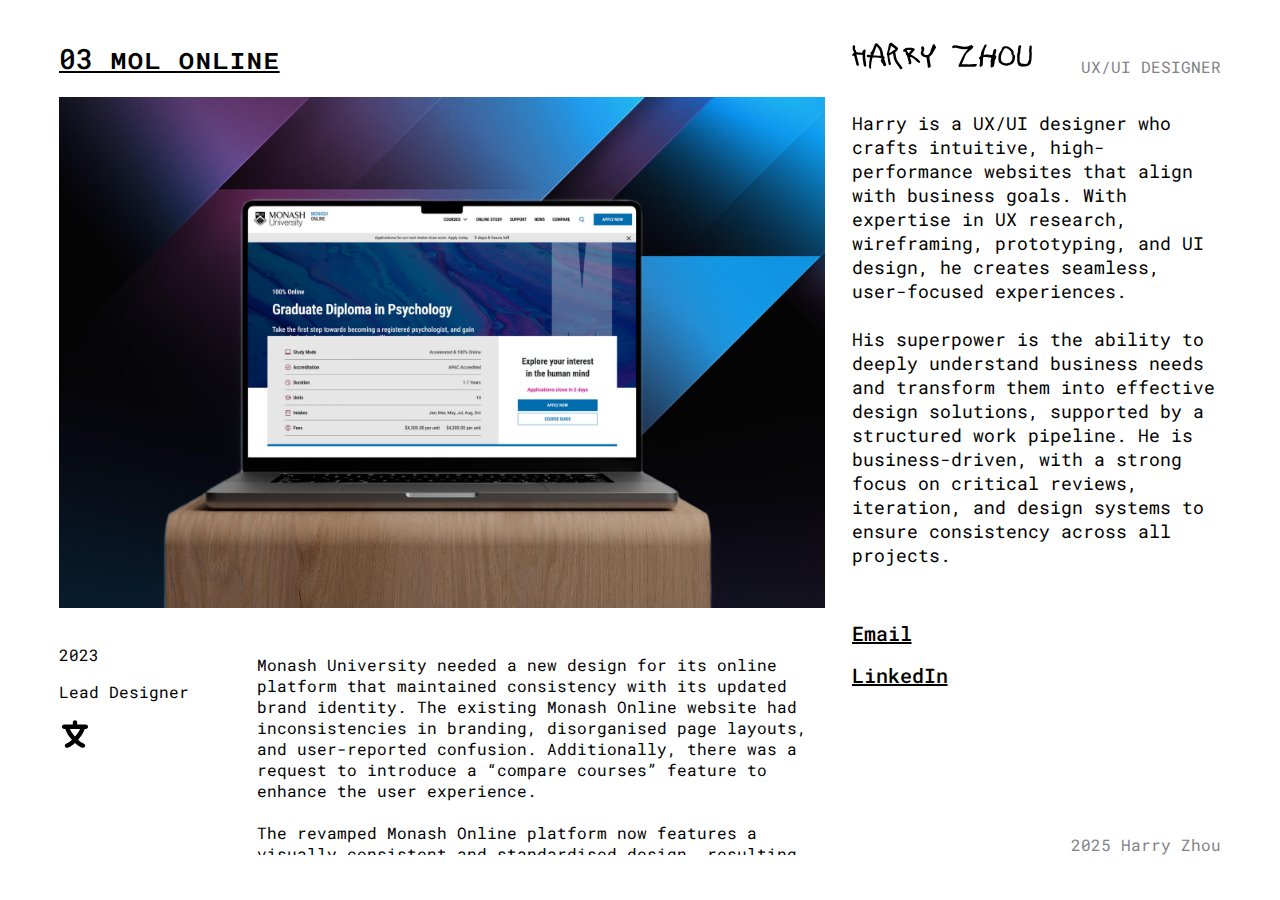
<file: Projects/mol.html>
<!DOCTYPE html>
<html lang="en">
    <head>
    <meta charset="UTF-8">
    <meta name="viewport" content="width=device-width, initial-scale=1.0">
    <title>Harry Zhou</title>
    <link rel="icon" type="image/jpeg" href="../Image/favicons/favicon_regular.jpg">
    <link rel="icon" type="image/jpeg" href="../Image/favicons/favicon_dark.jpg" media="(prefers-color-scheme: dark)">
    <link rel="stylesheet" href="/styles.css">
    <link href="https://fonts.googleapis.com/css2?family=Albert+Sans:ital,wght@0,100..900;1,100..900&family=Roboto+Mono:ital,wght@0,100..700;1,100..700&display=swap" rel="stylesheet">
    </head>
    <body>
    <div class="grid-container">
        <div class="left">
            <div class="project_detail">
                <div class="title_frame">
                    <p class="title">03 mol online</p>
                </div>
                <div class="large_project_image_container">
                    <img src="../Image/mol/mol-thumbnail.jpg" class="large_project_image fade-slide active" alt="Project Slide 1">
                    <img src="../Image/mol/mol-01.jpg" class="large_project_image fade-slide" alt="Project Slide 2">
                </div>
                <div class="detail_text_icon">
                    <div class="project_icon">
                        <p>2023</p>
                        <p>Lead Designer</p>
                        <img src="../Image/icons/education.svg" width="32" height="32" alt="icon_uni">
                    </div>
                    <div class="brief_frame">
                        <p class="brief">Monash University needed a new design for its online platform that maintained consistency with its updated brand identity. The existing Monash Online website had inconsistencies in branding, disorganised page layouts, and user-reported confusion. Additionally, there was a request to introduce a “compare courses” feature to enhance the user experience. <br><br> The revamped Monash Online platform now features a visually consistent and standardised design, resulting in a significant increase in student registrations and expressions of interest in online education. From a business perspective, the improved page designs led to a notable increase in conversion rates, particularly validated through positive user testing feedback.</p>
                    </div>
                </div>
                <div class="gallery">
                    <img src="../Image/mol/mol-01.jpg" class="gallery-image" alt="Gallery Image 1">
                    <img src="../Image/mol/mol-02.jpg" class="gallery-image" alt="Gallery Image 2">
                    <img src="../Image/mol/mol-03.jpg" class="gallery-image" alt="Gallery Image 3">
                    <img src="../Image/mol/mol-04.jpg" class="gallery-image" alt="Gallery Image 4">
                    <img src="../Image/mol/mol-05.jpg" class="gallery-image" alt="Gallery Image 5">
                    <img src="../Image/mol/mol-06.jpg" class="gallery-image" alt="Gallery Image 6">
                    <img src="../Image/mol/mol-07.jpg" class="gallery-image" alt="Gallery Image 7">
                    <img src="../Image/mol/mol-08.jpg" class="gallery-image" alt="Gallery Image 8">
                    <img src="../Image/mol/mol-09.jpg" class="gallery-image" alt="Gallery Image 9">
                    <img src="../Image/mol/mol-10.jpg" class="gallery-image" alt="Gallery Image 10">
                </div>
                <div class="cta">
                    <a href="../index.html" class="button">INDEX</a>
                    <a href="fed.html" class="button">NEXT <img src="../Image/icons/arrow.svg" alt="next arrow" width="16" height="16"></a>
                </div>
            </div>
        </div>
        <div class="right">
            <div class="right_wrapper"> 
                <div class="name_title">
                    <a href="../index.html">
                        <img src="../Image/name_logo/h.svg" width="180" height="32" alt="name_logo">
                    </a>
                    <p style="color: #828288;">UX/UI DESIGNER</p>
                </div>
                <p class="text_intro">
                    Harry is a UX/UI designer who crafts intuitive, high-performance websites that align with business goals. With expertise in UX research, wireframing, prototyping, and UI design, he creates seamless, user-focused experiences. <br><br> His superpower is the ability to deeply understand business needs and transform them into effective design solutions, supported by a structured work pipeline. He is business-driven, with a strong focus on critical reviews, iteration, and design systems to ensure consistency across all projects.
                </p>
                <div class="button_group">
                    <a href="javascript:void(0);" class="button" id="emailButton">Email</a>
                    <p id="emailAddress" style="display: none; color: #828282; font-size: 22px;">h4zhou@gmail.com</p>
                    <a href="https://www.linkedin.com/in/h4rryzhou" target="_blank" rel="noopener noreferrer" class="button">LinkedIn</a>
                </div>
            </div>
            <footer>
                <p>2025 Harry Zhou</p>
            </footer>
        </div>
    </div>

    <script>
        document.getElementById('emailButton').addEventListener('click', function() {
            var emailElement = document.getElementById('emailAddress');
            emailElement.style.display = (emailElement.style.display === 'none') ? 'block' : 'none';
        });

        const slides = document.querySelectorAll('.fade-slide');
        let current = 0;
        setInterval(() => {
            slides[current].classList.remove('active');
            current = (current + 1) % slides.length;
            slides[current].classList.add('active');
        }, 4000);
    </script>
    </body>
</html>
</file>
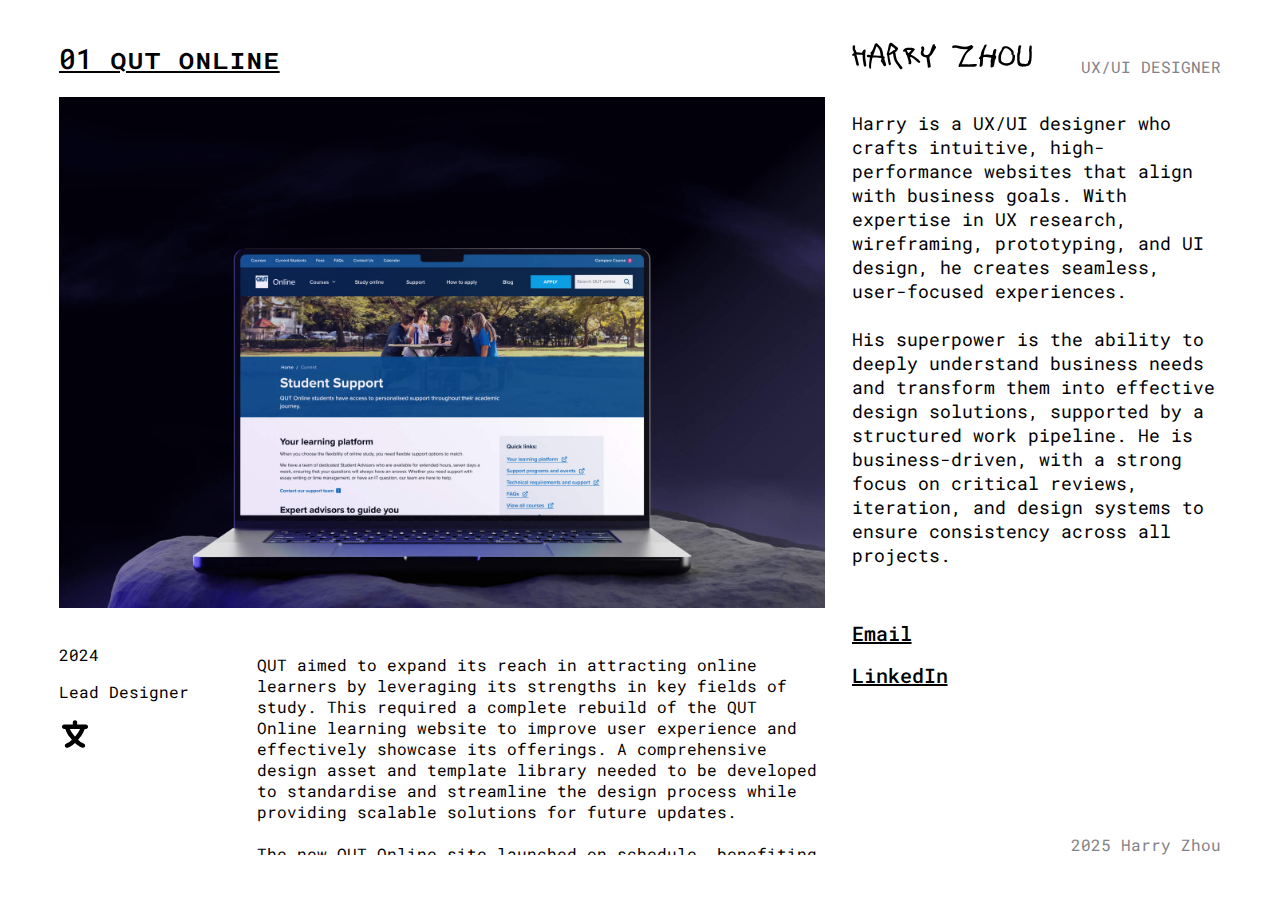
<file: Projects/qut.html>
<!DOCTYPE html>
<html lang="en">
    <head>
    <meta charset="UTF-8">
    <meta name="viewport" content="width=device-width, initial-scale=1.0">
    <title>Harry Zhou</title>
    <link rel="icon" type="image/jpeg" href="../Image/favicons/favicon_regular.jpg">
    <link rel="icon" type="image/jpeg" href="../Image/favicons/favicon_dark.jpg" media="(prefers-color-scheme: dark)">
    <link rel="stylesheet" href="/styles.css">
    <link href="https://fonts.googleapis.com/css2?family=Albert+Sans:ital,wght@0,100..900;1,100..900&family=Roboto+Mono:ital,wght@0,100..700;1,100..700&display=swap" rel="stylesheet">
    </head>
    <body>
    <div class="grid-container">
        <div class="left">
            <div class="project_detail">
                <div class="title_frame">
                    <p class="title">01 qut online</p>
                </div>
                <div class="large_project_image_container">
                    <img src="../Image/qut/qut-thumbnail.jpg" class="large_project_image fade-slide active" alt="Project Slide 1">
                    <img src="../Image/qut/qut-01.jpg" class="large_project_image fade-slide" alt="Project Slide 2">
                </div>
                <div class="detail_text_icon">
                    <div class="project_icon">
                        <p>2024</p>
                        <p>Lead Designer</p>
                        <img src="../Image/icons/education.svg" width="32" height="32" alt="icon_uni">
                    </div>
                    <div class="brief_frame">
                        <p class="brief">QUT aimed to expand its reach in attracting online learners by leveraging its strengths in key fields of study. This required a complete rebuild of the QUT Online learning website to improve user experience and effectively showcase its offerings. A comprehensive design asset and template library needed to be developed to standardise and streamline the design process while providing scalable solutions for future updates. <br><br> The new QUT Online site launched on schedule, benefiting from a well-prepared design library and consistent assets. Early user feedback indicated an improved experience, leading to increased engagement, higher lead conversions, and a stronger position in the competitive online learning space.</p>
                    </div>
                </div>
                <div class="gallery">
                    <img src="../Image/qut/qut-01.jpg" class="gallery-image" alt="Gallery Image 1">
                    <img src="../Image/qut/qut-02.jpg" class="gallery-image" alt="Gallery Image 2">
                    <img src="../Image/qut/qut-03.jpg" class="gallery-image" alt="Gallery Image 3">
                    <img src="../Image/qut/qut-04.jpg" class="gallery-image" alt="Gallery Image 4">
                    <img src="../Image/qut/qut-05.jpg" class="gallery-image" alt="Gallery Image 5">
                    <img src="../Image/qut/qut-06.jpg" class="gallery-image" alt="Gallery Image 6">
                    <img src="../Image/qut/qut-07.jpg" class="gallery-image" alt="Gallery Image 7">
                    <img src="../Image/qut/qut-brochure-01.jpg" class="gallery-image" alt="Gallery Image 8">
                    <img src="../Image/qut/qut-brochure-02.jpg" class="gallery-image" alt="Gallery Image 9">
                    <img src="../Image/qut/qut-brochure-03.jpg" class="gallery-image" alt="Gallery Image 10">
                </div>
                <div class="cta">
                    <a href="../index.html" class="button">INDEX</a>
                    <a href="aol.html" class="button">NEXT <img src="../Image/icons/arrow.svg" alt="next arrow" width="16" height="16"></a>
                </div>
            </div>
        </div>
        <div class="right">
            <div class="right_wrapper"> 
                <div class="name_title">
                    <a href="../index.html">
                        <img src="../Image/name_logo/h.svg" width="180" height="32" alt="name_logo">
                    </a>
                    <p style="color: #828288;">UX/UI DESIGNER</p>
                </div>
                <p class="text_intro">
                    Harry is a UX/UI designer who crafts intuitive, high-performance websites that align with business goals. With expertise in UX research, wireframing, prototyping, and UI design, he creates seamless, user-focused experiences. <br><br> His superpower is the ability to deeply understand business needs and transform them into effective design solutions, supported by a structured work pipeline. He is business-driven, with a strong focus on critical reviews, iteration, and design systems to ensure consistency across all projects.
                </p>
                <div class="button_group">
                    <a href="javascript:void(0);" class="button" id="emailButton">Email</a>
                    <p id="emailAddress" style="display: none; color: #828282; font-size: 22px;">h4zhou@gmail.com</p>
                    <a href="https://www.linkedin.com/in/h4rryzhou" target="_blank" rel="noopener noreferrer" class="button">LinkedIn</a>
                </div>
            </div>
            <footer>
                <p>2025 Harry Zhou</p>
            </footer>
        </div>
    </div>

    <script>
        document.getElementById('emailButton').addEventListener('click', function() {
            var emailElement = document.getElementById('emailAddress');
            emailElement.style.display = (emailElement.style.display === 'none') ? 'block' : 'none';
        });

        const slides = document.querySelectorAll('.fade-slide');
        let current = 0;
        setInterval(() => {
            slides[current].classList.remove('active');
            current = (current + 1) % slides.length;
            slides[current].classList.add('active');
        }, 4000);
    </script>
    </body>
</html>
</file>
<file: styles.css>
body {
  display: flex;
  flex-direction: column;
  margin:40px 0px;
  font-family: "Roboto Mono", monospace;
  font-weight: 400;
  overflow: hidden;
}

.grid-container {
  display: grid;
  grid-template-columns: 24pt repeat(12, 1fr) 24pt;
  gap: 20pt;
  height: calc(100vh - 85.5px);
  overflow: hidden;
}

.left {
  grid-column: 2 / span 8;
  overflow-y: auto;
  -webkit-overflow-scrolling: touch;
  scroll-behavior: smooth;
}

.left::-webkit-scrollbar {
  display: none;
}

.right {
  grid-column: 10 / span 4;
  background: white;
  padding: 0px;
  overflow: hidden;
  display:flex;
  flex-direction: column;
  justify-content: space-between;
  height: 100%;
}

.name_title {
  display:flex;
  justify-content: space-between;
  width:100%
 }

.text_intro {
  font-size:18px;
  font-weight: 400;
}

.button_group {
  display:flex;
  flex-direction: column;
  gap:16px;
  margin-top:40pt;
}

.button {
  color: black;
  font-weight: 500;
  font-size: 20px;
}

footer {
  display: flex;
  justify-content:flex-end;  
  background-color: #fff;
  width: 100%;
}

footer p {
  text-align: end;
  margin: 0;
  color:#828288
}

.cta {
  display: flex;
  justify-content: start;
  gap:24pt;
  border-top: 1px solid #D9D9D9;
  padding-top: 18pt;
}

.preview_card {
  display: grid;
  grid-template-columns: repeat(8, 1fr);
  gap: 20pt;
  margin-bottom: 40pt;
  border-bottom: 1px solid #D9D9D9;
  padding-bottom: 18pt;
}

.thumbnail {
  grid-column: span 3;
  aspect-ratio: 16/9;
  width: 100%;
  object-fit: cover;
}

.text_middle {
  grid-column: span 3;
  height: 100%;
}

.text_icon_right {
  grid-column: span 2;
}

.project_detail {
  display:flex;
  flex-direction: column;
  gap:20px;
}

.detail_text_icon {
  display: grid;
  grid-template-columns: repeat(8, 1fr);
  gap: 20pt;
}

.project_icon {
  grid-column: span 2;
}

.brief_frame {
  grid-column: span 6;
}

.large_project_image {
  opacity: 0;
  position: absolute;
  top: 0;
  left: 0;
  transition: opacity 0.5s ease-in;
  width: 100%;
  height: auto;
  object-fit: contain;
}

.large_project_image_container {
  position: relative;
  width: 100%;
  aspect-ratio: 3 / 2;
  overflow: hidden;
}

.fade-slide {
  position: absolute;
  top: 0;
  left: 0;
  width: 100%;
  height: auto;
  opacity: 0;
  transform: translate(30%, -30%);
  transition: transform 1s ease, opacity 1s ease;
}

.fade-slide.active {
  opacity: 1;
  transform: translate(0, 0);
  z-index: 1;
}

@keyframes slideInFromTopRight {
  0% {
    opacity: 0;
    transform: translate(100%, -100%);
  }
  100% {
    opacity: 1;
    transform: translate(0, 0);
  }
}

.title_frame {
  width: 100%;
}

.title {
  color: #000;
  font-family: "Roboto Mono";
  font-size: 28px;
  font-weight: 500;
  line-height: normal;
  font-variant: small-caps;
  text-decoration: underline;
  margin:0;
}

.brief {
  margin-top:20pt;
  margin-bottom: 20pt;
}

.gallery {
  display:grid;
  grid-template-columns: repeat(6, 1fr);
  gap:20pt;
  margin-top: 20pt;
  margin-bottom: 20pt;
}

.gallery-image {
  grid-column: span 3;
  width: 100%;
  height: auto;
  object-fit: cover;
}

@media (max-width: 992px) {

  body {
    overflow-y: auto;
    margin-left: 16px;
    margin-right: 16px;
  }

  .grid-container {
    display: flex;
    flex-direction: column;
    overflow-y: auto;
    height: auto;
  }
    
  .right {
    order: -1;
    grid-column: auto;
    width: 100%;
    height: auto;
    overflow: visible;
  }

  .left {
    grid-column: auto;
    width: 100%;
    overflow: visible;
  }

  footer {
    display: flex;
    justify-content:center;  
    background-color: #fff;
    width: 100%;
    margin-top: 60px;
    margin-bottom: 60px;
  }
  
  footer p {
    text-align: start;
    margin: 0;
    color:#828288
  }

  .preview_card {
    display: flex;
    flex-direction: column;
    gap:16px;
  }

  .gallery {
    display:flex;
    flex-direction: column;
    gap:10pt;
    margin-top: 30pt;
    margin-bottom: 30pt;
  }
}
@media (max-width: 1400px) {

  .thumbnail {
    grid-column: span 3;
    aspect-ratio: 2/3;
    width: 100%;
    object-fit: cover;
  }

}
</file>
